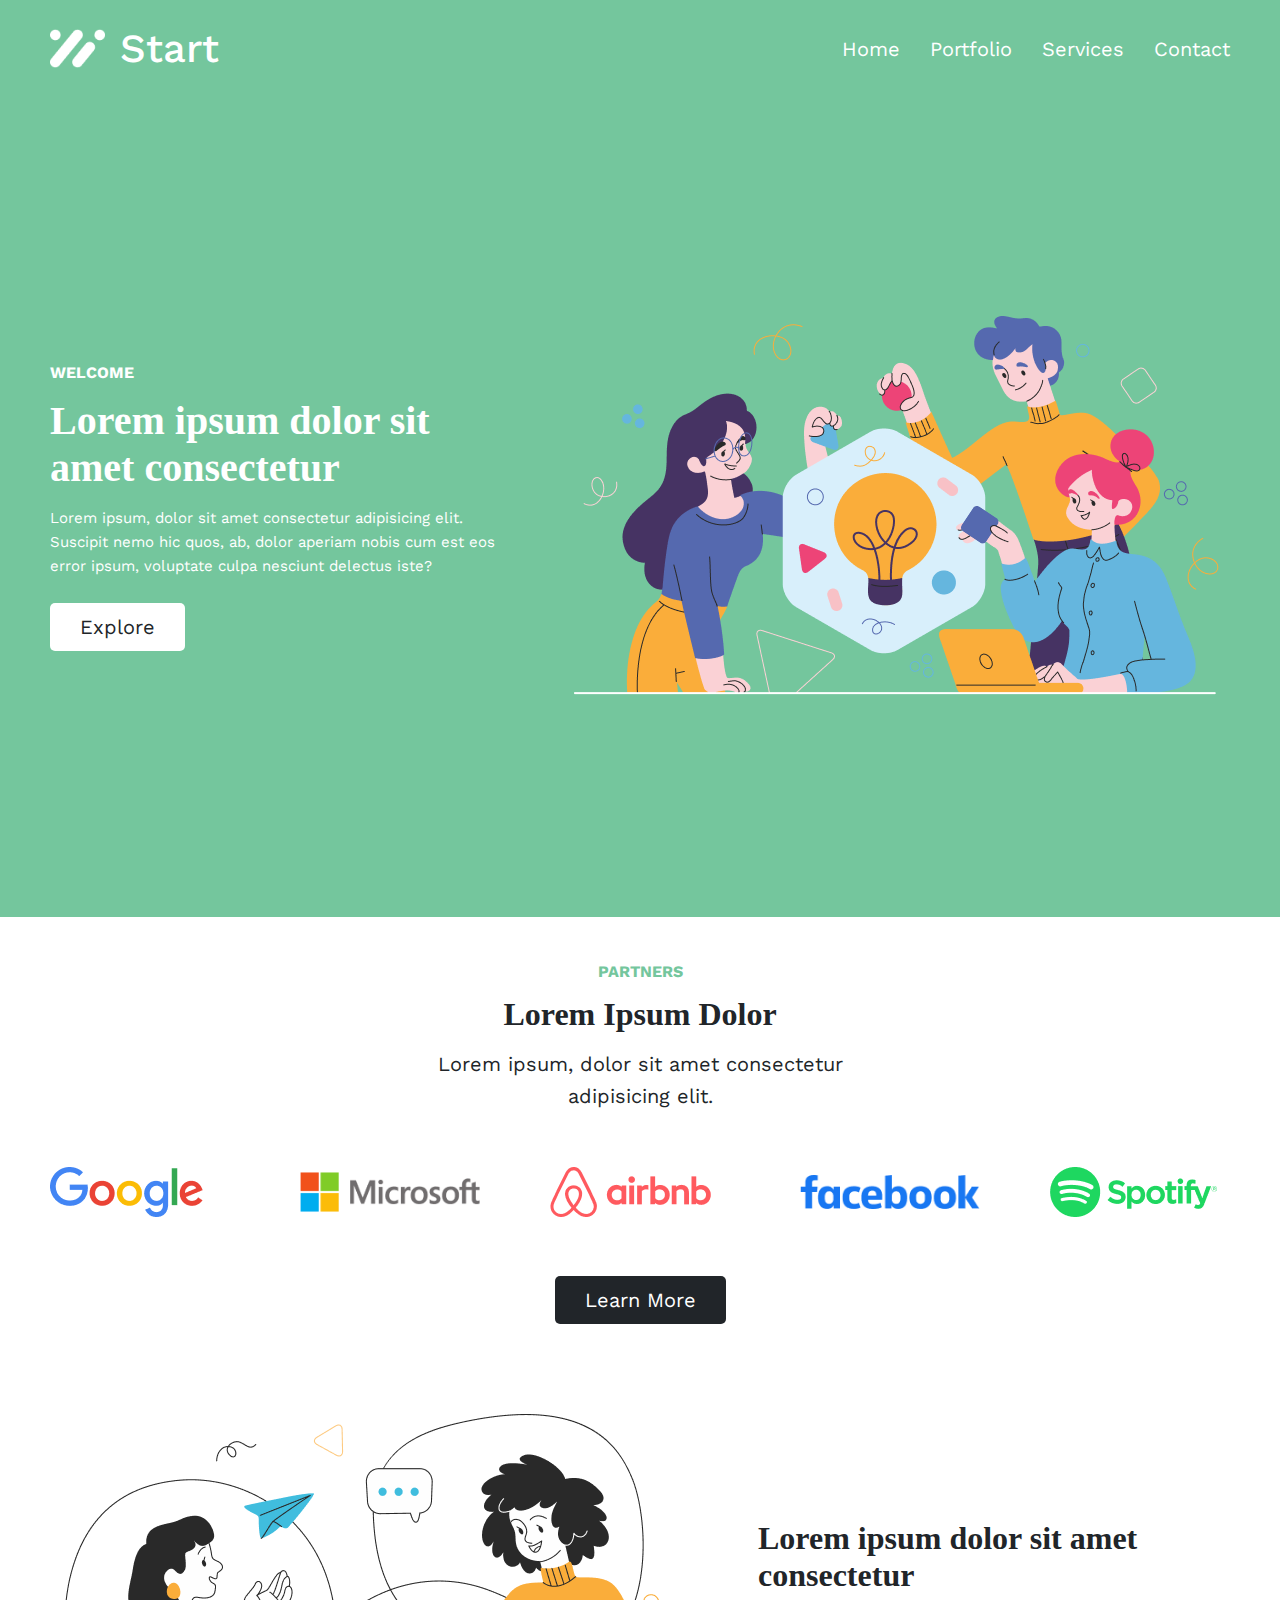
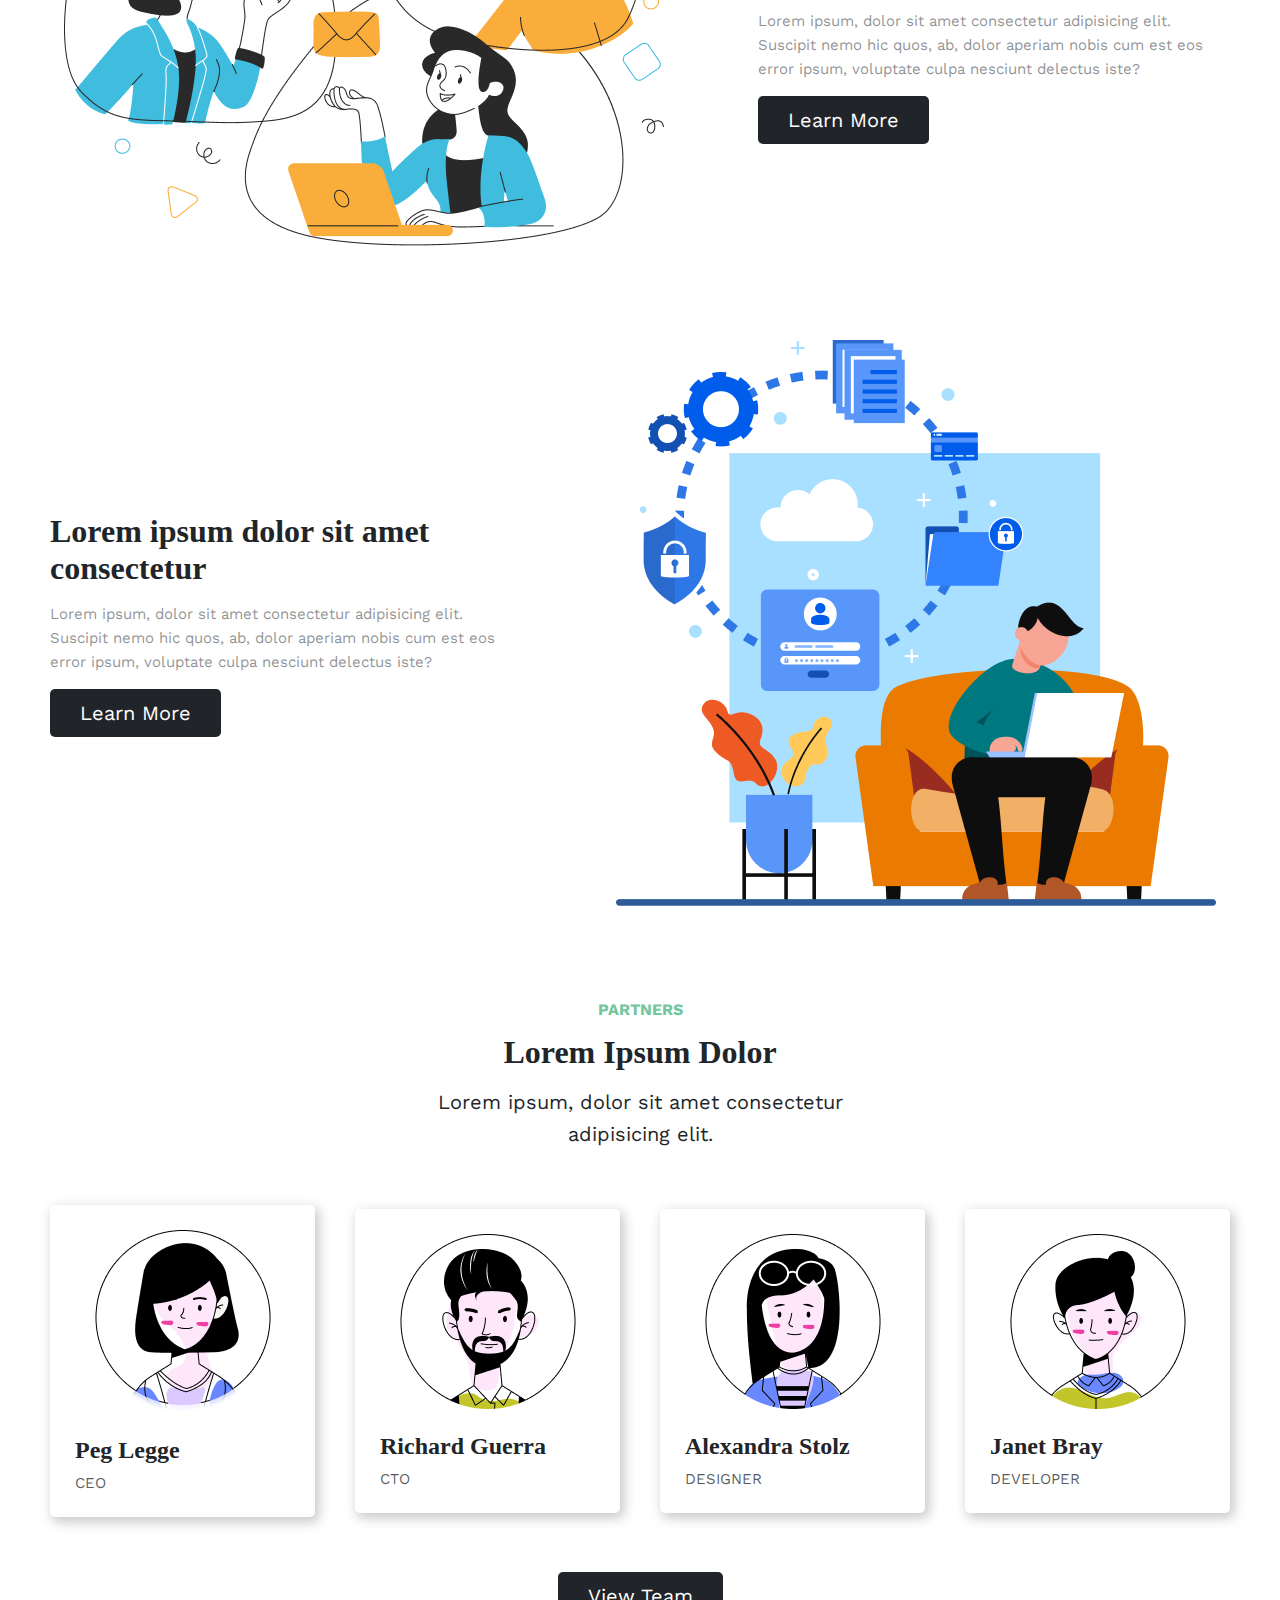
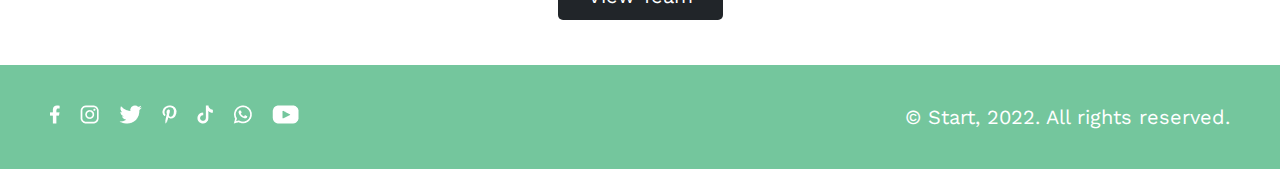
<file: index.html>
<!DOCTYPE html>
<html lang="en">
<head>
    <meta charset="UTF-8">
    <meta name="viewport" content="width=device-width, initial-scale=1.0">
    <title>Start</title>
    <link rel="preconnect" href="https://fonts.googleapis.com">
    <link rel="preconnect" href="https://fonts.gstatic.com" crossorigin>
    <link href="https://fonts.googleapis.com/css2?family=Crimson+Text:ital,wght@0,400;0,600;0,700;1,400;1,600;1,700&family=Work+Sans:ital,wght@0,100..900;1,100..900&display=swap" rel="stylesheet">
    <link rel="stylesheet" href="assets/styles/nav-footer.css">
    <link rel="stylesheet" href="assets/styles/main.css">
</head>
<body>
    <header>
        <div class="container">
            <div class="logo i-flex"><img src="assets/icons/logo.webp" width="55" alt="Logo Icon"><a  href="index.html">Start</a></div>
            <nav>
                <img src="assets/icons/menu.webp" alt="Menu Icon" id="menu-icon" class="menu-icon">
                <ul id="menu">
                    <li><a href="index.html">Home</a></li>
                    <li><a href="portfolio.html">Portfolio</a></li>
                    <li><a href="services.html">Services</a></li>
                    <li><a href="contact-us.html">Contact</a></li>
                </ul>
            </nav>
        </div>
    </header>
    <main>
        <section class="hero similar-section-one ">
            <div class="container row grid">
                <article class="info col flex">
                    <span class="subtitle">WELCOME</span>
                    <h1 class="title">Lorem ipsum dolor sit amet consectetur </h1>
                    <p class="description">Lorem ipsum, dolor sit amet consectetur adipisicing elit. Suscipit nemo hic quos, ab, dolor aperiam nobis cum est eos error ipsum, voluptate culpa nesciunt delectus iste?</p>
                    <a href="#" class="link-btn">Explore</a>
                </article>
                <div class="image col"><img src="assets/images/hero.webp" alt="Hero Image"></div>
            </div>
        </section>
        <section class="partners similar-section-two">
            <div class="container row flex">
                <div class="info  flex">
                    <span class="subtitle">PARTNERS</span>
                    <h2 class="title">Lorem Ipsum Dolor</h2>
                    <p class="special-description">Lorem ipsum, dolor sit amet consectetur adipisicing elit.</p>
                </div>
                <div class="parteners-list  grid">
                    <a href="#"><img src="assets/images/google.webp" alt="Google Image"></a>
                    <a href="#"><img src="assets/images/microsoft.webp" alt="Microsoft Image"></a>
                    <a href="#"><img src="assets/images/airbnb.webp" alt="Airbnb Image"></a>
                    <a href="#"><img src="assets/images/facebook.webp" alt="Facebook Image"></a>
                    <a href="#"><img src="assets/images/spotify.webp" alt="Spotify Image"></a>
                </div>
                <a href="#" class="link-btn">Learn More</a>
            </div>
        </section>
        <section class="communication similar-section-one ">
            <div class="container row grid">
                <div class="image col"><img src="assets/images/communication.webp" alt="Communication Image"></div>
                <article class="info col flex">
                    <h2 class="title">Lorem ipsum dolor sit amet consectetur </h2>
                    <p class="description">Lorem ipsum, dolor sit amet consectetur adipisicing elit. Suscipit nemo hic quos, ab, dolor aperiam nobis cum est eos error ipsum, voluptate culpa nesciunt delectus iste?</p>
                    <a href="#" class="link-btn">Learn More</a>
                </article>
            </div>
        </section>
        <section class="analyze similar-section-one">
            <div class="container row grid">
                <article class="info col flex">
                    <h2 class="title">Lorem ipsum dolor sit amet consectetur </h2>
                    <p class="description">Lorem ipsum, dolor sit amet consectetur adipisicing elit. Suscipit nemo hic quos, ab, dolor aperiam nobis cum est eos error ipsum, voluptate culpa nesciunt delectus iste?</p>
                    <a href="#" class="link-btn">Learn More</a>
                </article>
                <div class="image col"><img src="assets/images/man-analyze.webp" alt="Communication Image"></div>
            </div>
        </section>
        <section class="our-team similar-section-two">
            <div class="container row flex">
                <div class="info  flex">
                    <span class="subtitle">PARTNERS</span>
                    <h2 class="title">Lorem Ipsum Dolor</h2>
                    <p class="special-description">Lorem ipsum, dolor sit amet consectetur adipisicing elit.</p>
                </div>
                <div class="our-team-list  row grid ">
                    <div class="person flex-column col">
                        <div class="person-image"><img src="assets/images/person-1.webp" alt="Person Image"></div>
                        <div class="person-details">
                        <h3 class="subtitle">Peg Legge</h3>
                        <span>CEO</span>
                        </div>
                    </div>
                    <div class="person flex-column col">
                        <div class="person-image"><img src="assets/images/person-2.webp" alt="Person Image"></div>
                        <div class="person-details">
                        <h3 class="subtitle">Richard Guerra</h3>
                        <span>CTO</span>
                        </div>
                    </div>
                    <div class="person flex-column col">
                        <div class="person-image"><img src="assets/images/person-3.webp" alt="Person Image"></div>
                        <div class="person-details">
                        <h3 class="subtitle">Alexandra Stolz</h3>
                        <span>DESIGNER</span>
                        </div>
                    </div>
                    <div class="person flex-column col">
                        <div class="person-image"><img src="assets/images/person-4.webp" alt="Person Image"></div>
                        <div class="person-details">
                        <h3 class="subtitle">Janet Bray</h3>
                        <span>DEVELOPER</span>
                        </div>
                    </div>
                </div>
                <a href="#" class="link-btn">View Team</a>
            </div>
        </section>
    </main>
    <footer>
        <div class="container flex">
            <div class="social-links flex">
                <a href="#"><img src="assets/icons/facebook.webp" alt="Facebook Icon"></a>
                <a href="#"><img src="assets/icons/instagram.webp" alt="Instagram Icon"></a>
                <a href="#"><img src="assets/icons/twitter.webp" alt="Twitter Icon"></a>
                <a href="#"><img src="assets/icons/pinterest.webp" alt="Pinterest Icon"></a>
                <a href="#"><img src="assets/icons/tiktok.webp" alt="Tiktok Icon"></a>
                <a href="#"><img src="assets/icons/whatsapp.webp" alt="Whatsapp Icon"></a>
                <a href="#"><img src="assets/icons/youtube.webp" alt="Youtube Icon"></a>
            </div>
            <p class="copyright">&copy; Start, 2022. All rights reserved.</p>
        </div>
    </footer>
    <script src="assets/scripts/main.js"></script>
</body>
</html>
</file>
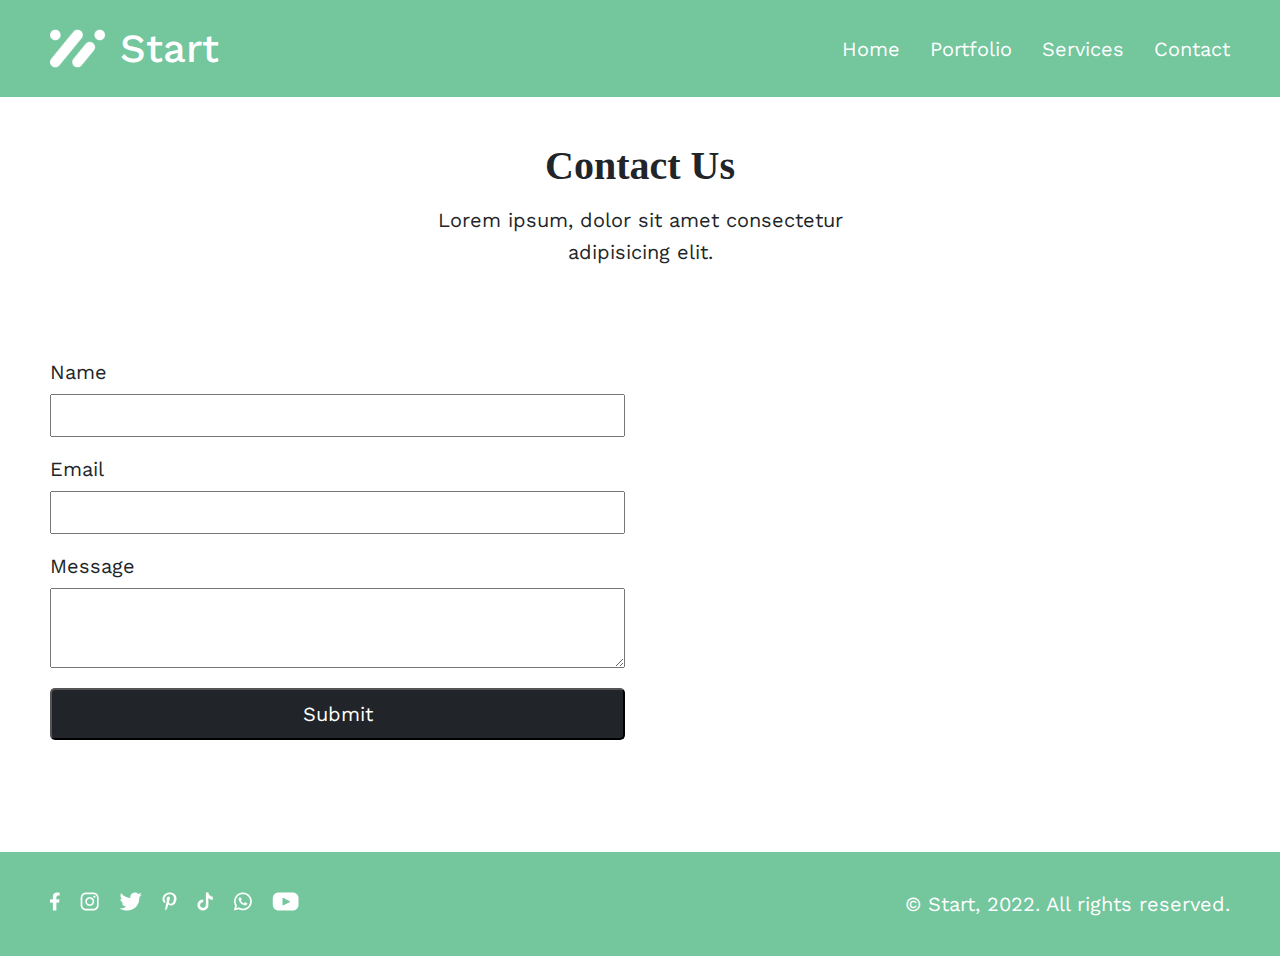
<file: contact-us.html>
<!DOCTYPE html>
<html lang="en">
<head>
    <meta charset="UTF-8">
    <meta name="viewport" content="width=device-width, initial-scale=1.0">
    <title>Contact Us</title>
    <link rel="preconnect" href="https://fonts.googleapis.com">
    <link rel="preconnect" href="https://fonts.gstatic.com" crossorigin>
    <link href="https://fonts.googleapis.com/css2?family=Crimson+Text:ital,wght@0,400;0,600;0,700;1,400;1,600;1,700&family=Work+Sans:ital,wght@0,100..900;1,100..900&display=swap" rel="stylesheet">
    <link rel="stylesheet" href="assets/styles/nav-footer.css">
    <link rel="stylesheet" href="assets/styles/contact-us.css">
</head>
<body>
    <header>
        <div class="container">
            <div class="logo i-flex"><img src="assets/icons/logo.webp" width="55" alt="Logo Icon"><a  href="index.html">Start</a></div>
            <nav>
                <img src="assets/icons/menu.webp" alt="Menu Icon" id="menu-icon" class="menu-icon">
                <ul id="menu">
                    <li><a href="index.html">Home</a></li>
                    <li><a href="portfolio.html">Portfolio</a></li>
                    <li><a href="services.html">Services</a></li>
                    <li><a href="contact-us.html">Contact</a></li>
                </ul>
            </nav>
        </div>
    </header>
    <main>
        <section class="contact-us">
            <div class="container row flex flex-column">
                <div class="info row flex flex-column">
                    <h1 class="title">Contact Us</h1>
                    <p class="special-description">Lorem ipsum, dolor sit amet consectetur adipisicing elit.</p>
                </div>
                <div class="component row grid">
                    <div class="form-box">
                        <form class="flex">
                            <div class="name-field">
                                <label for="name">Name</label>
                                <input type="text" id="name" name="name">
                            </div>
                            <div class="email-field">
                                <label for="email">Email</label>
                                <input type="email" id="email" name="email">
                            </div>
                            <div class="message-field">
                                <label for="message">Message</label>
                                <textarea name="message" id="message"></textarea>
                            </div>
                            <input type="submit" value="Submit" class="submit-btn">
                        </form>
                    </div>
                    <div class="map">
                        <iframe  src="https://www.google.com/maps/embed?pb=!1m18!1m12!1m3!1d191857.60467090734!2d-96.23442481611669!3d41.29199950509207!2m3!1f0!2f0!3f0!3m2!1i1024!2i768!4f13.1!3m3!1m2!1s0x87938dc8b50cfced%3A0x46424d4fae37b604!2sOmaha%2C%20NE%2C%20USA!5e0!3m2!1sen!2seg!4v1738153064917!5m2!1sen!2seg" width="600" height="450" style="border:0;" allowfullscreen="" loading="lazy" referrerpolicy="no-referrer-when-downgrade"></iframe>
                    </div>
                </div>
            </div>
        </section>
    </main>
    <footer>
        <div class="container flex">
            <div class="social-links flex">
                <a href="#"><img src="assets/icons/facebook.webp" alt="Facebook Icon"></a>
                <a href="#"><img src="assets/icons/instagram.webp" alt="Instagram Icon"></a>
                <a href="#"><img src="assets/icons/twitter.webp" alt="Twitter Icon"></a>
                <a href="#"><img src="assets/icons/pinterest.webp" alt="Pinterest Icon"></a>
                <a href="#"><img src="assets/icons/tiktok.webp" alt="Tiktok Icon"></a>
                <a href="#"><img src="assets/icons/whatsapp.webp" alt="Whatsapp Icon"></a>
                <a href="#"><img src="assets/icons/youtube.webp" alt="Youtube Icon"></a>
            </div>
            <p class="copyright">&copy; Start, 2022. All rights reserved.</p>
        </div>
    </footer>
    <script src="assets/scripts/main.js"></script>
</body>
</html>
</file>
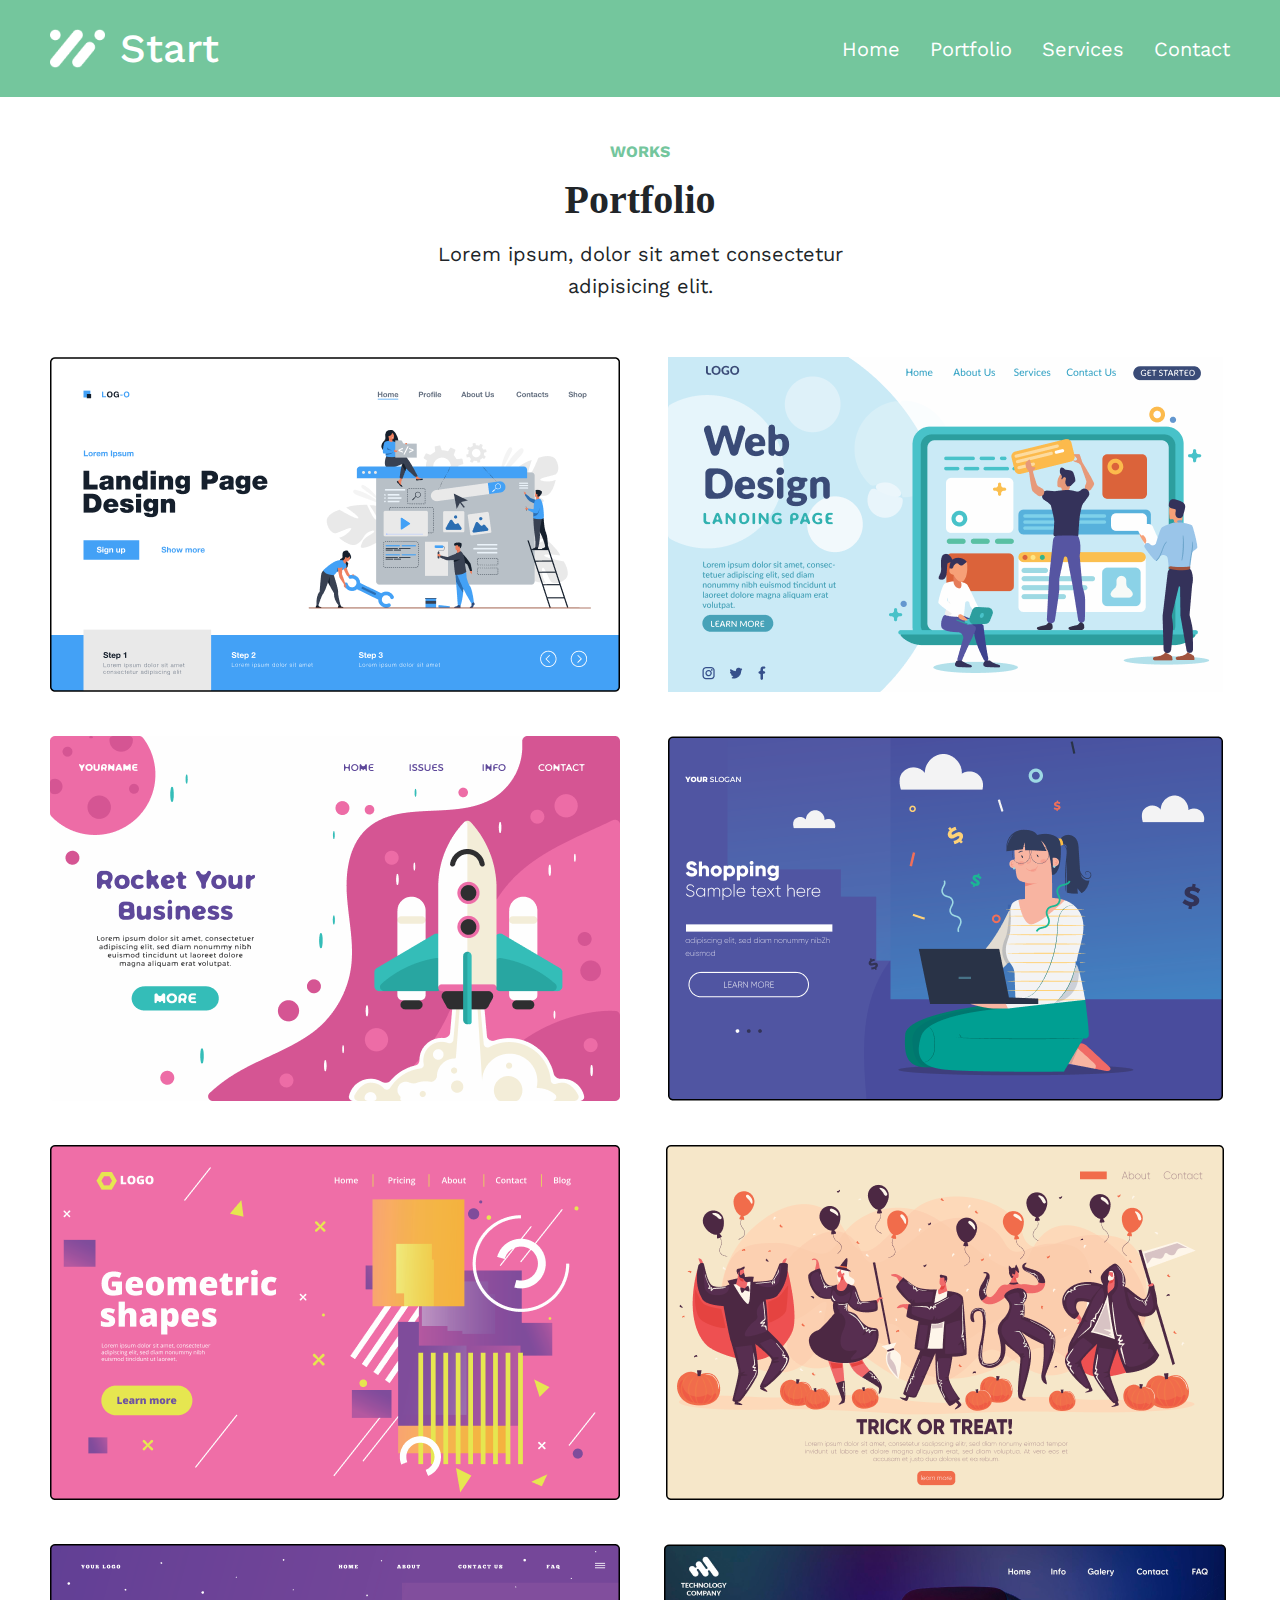
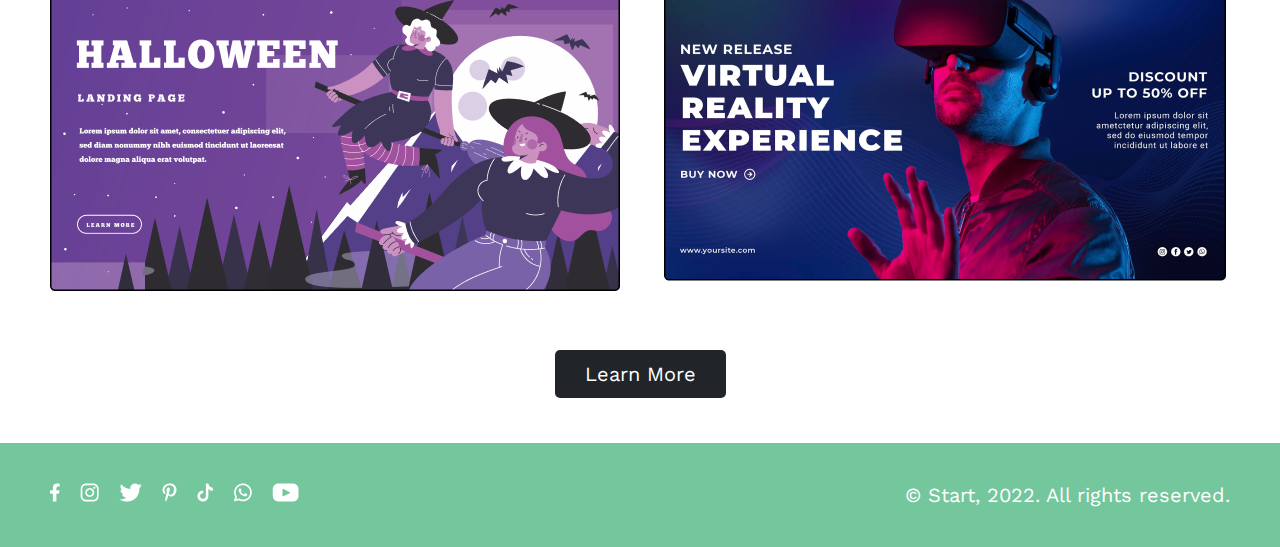
<file: portfolio.html>
<!DOCTYPE html>
<html lang="en">
<head>
    <meta charset="UTF-8">
    <meta name="viewport" content="width=device-width, initial-scale=1.0">
    <title>Portfolio</title>
    <link rel="preconnect" href="https://fonts.googleapis.com">
    <link rel="preconnect" href="https://fonts.gstatic.com" crossorigin>
    <link href="https://fonts.googleapis.com/css2?family=Crimson+Text:ital,wght@0,400;0,600;0,700;1,400;1,600;1,700&family=Work+Sans:ital,wght@0,100..900;1,100..900&display=swap" rel="stylesheet">
    <link rel="stylesheet" href="assets/styles/nav-footer.css">
    <link rel="stylesheet" href="assets/styles/portfolio.css">
</head>
<body>
    <header>
        <div class="container">
            <div class="logo i-flex"><img src="assets/icons/logo.webp" width="55" alt="Logo Icon"><a  href="index.html">Start</a></div>
            <nav>
                <img src="assets/icons/menu.webp" alt="Menu Icon" id="menu-icon" class="menu-icon">
                <ul id="menu">
                    <li><a href="index.html">Home</a></li>
                    <li><a href="portfolio.html">Portfolio</a></li>
                    <li><a href="services.html">Services</a></li>
                    <li><a href="contact-us.html">Contact</a></li>
                </ul>
            </nav>
        </div>
    </header>
    <main>
        <section class="our-works">
            <div class="container row flex">
                <div class="info row flex">
                    <span class="subtitle">WORKS</span>
                    <h1 class="title">Portfolio</h1>
                    <p class="special-description">Lorem ipsum, dolor sit amet consectetur adipisicing elit.</p>
                </div>
                <div class="works-list row grid">
                    <a href="#" class="work-item col"><img src="assets/images/work-1.webp" alt="LOG-O Website Image"></a>
                    <a href="#" class="work-item col"><img src="assets/images/work-2.webp" alt="LOGO Website Image"></a>
                    <a href="#" class="work-item col"><img src="assets/images/work-3.webp" alt="YOURNAME Website Image"></a>
                    <a href="#" class="work-item col"><img src="assets/images/work-4.webp" alt="YOUR SLOGAN Website Image"></a>
                    <a href="#" class="work-item col"><img src="assets/images/work-5.webp" alt="LOGO Website Image"></a>
                    <a href="#" class="work-item col"><img src="assets/images/work-6.webp" alt="Trick Or Treat Website Image"></a>
                    <a href="#" class="work-item col"><img src="assets/images/work-7.webp" alt="HALLOWEEN Website Image"></a>
                    <a href="#" class="work-item col"><img src="assets/images/work-8.webp" alt="Tecnology Company Website Image"></a>
                </div>
                <a href="#" class="link-btn row">Learn More</a>
            </div>
        </section>
    </main>
    <footer>
        <div class="container flex">
            <div class="social-links flex">
                <a href="#"><img src="assets/icons/facebook.webp" alt="Facebook Icon"></a>
                <a href="#"><img src="assets/icons/instagram.webp" alt="Instagram Icon"></a>
                <a href="#"><img src="assets/icons/twitter.webp" alt="Twitter Icon"></a>
                <a href="#"><img src="assets/icons/pinterest.webp" alt="Pinterest Icon"></a>
                <a href="#"><img src="assets/icons/tiktok.webp" alt="Tiktok Icon"></a>
                <a href="#"><img src="assets/icons/whatsapp.webp" alt="Whatsapp Icon"></a>
                <a href="#"><img src="assets/icons/youtube.webp" alt="Youtube Icon"></a>
            </div>
            <p class="copyright">&copy; Start, 2022. All rights reserved.</p>
        </div>
    </footer>
    <script src="assets/scripts/main.js"></script>
</body>
</html>
</file>
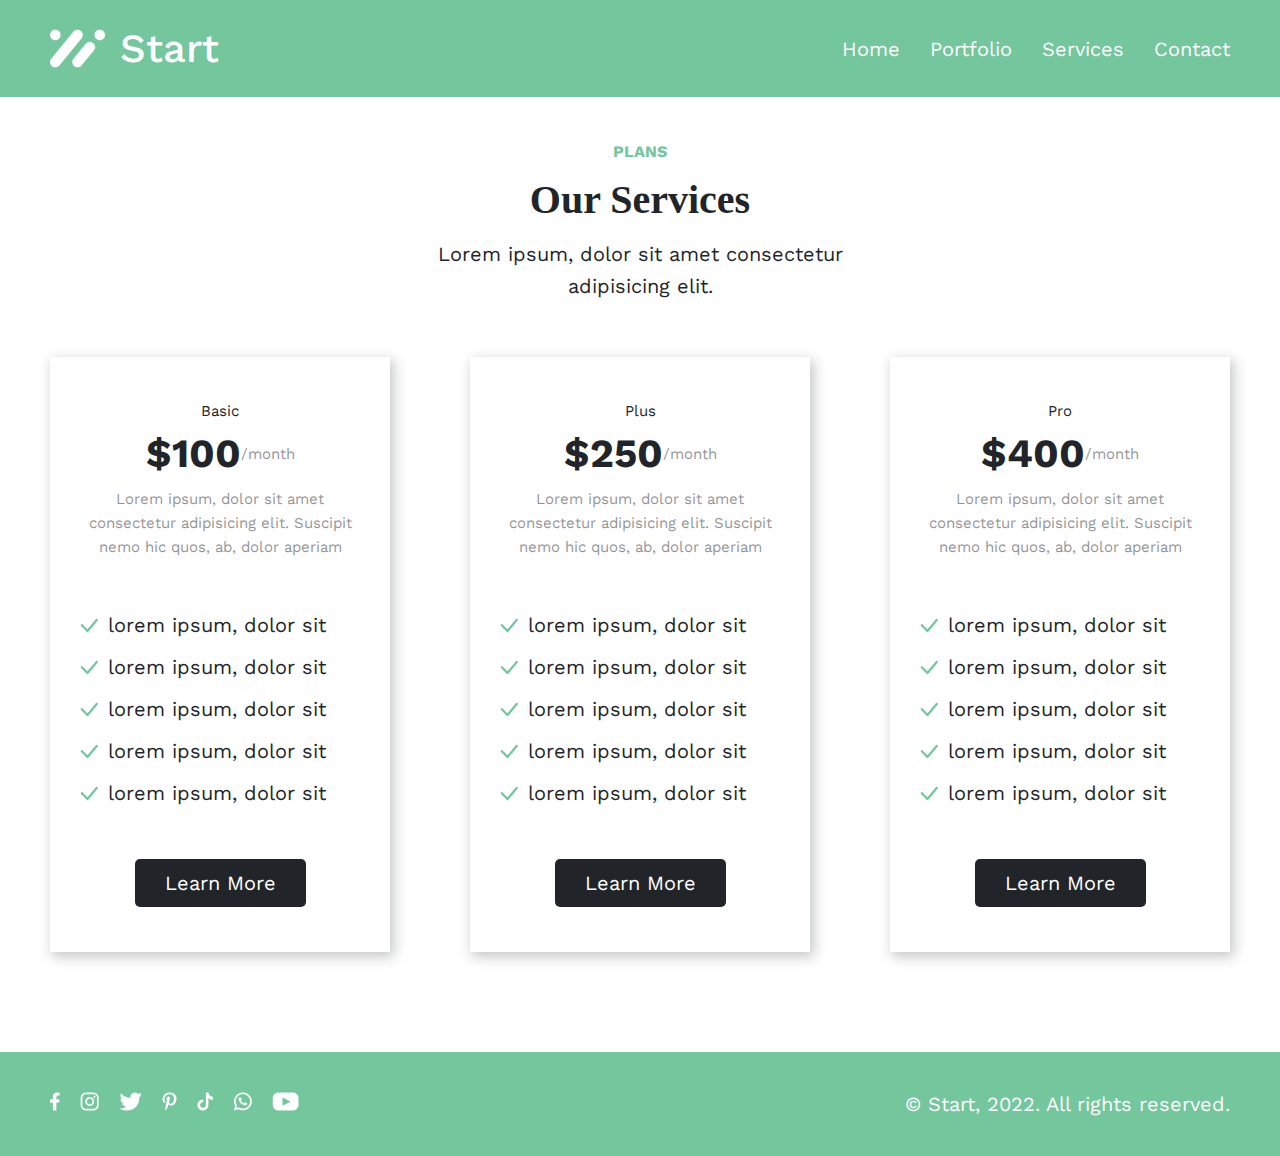
<file: services.html>
<!DOCTYPE html>
<html lang="en">
<head>
    <meta charset="UTF-8">
    <meta name="viewport" content="width=device-width, initial-scale=1.0">
    <title>Services</title>
    <link rel="preconnect" href="https://fonts.googleapis.com">
    <link rel="preconnect" href="https://fonts.gstatic.com" crossorigin>
    <link href="https://fonts.googleapis.com/css2?family=Crimson+Text:ital,wght@0,400;0,600;0,700;1,400;1,600;1,700&family=Work+Sans:ital,wght@0,100..900;1,100..900&display=swap" rel="stylesheet">
    <link rel="stylesheet" href="assets/styles/nav-footer.css">
    <link rel="stylesheet" href="assets/styles/services.css">
</head>
<body>
    <header>
        <div class="container">
            <div class="logo i-flex"><img src="assets/icons/logo.webp" width="55" alt="Logo Icon"><a  href="index.html">Start</a></div>
            <nav>
                <img src="assets/icons/menu.webp" alt="Menu Icon" id="menu-icon" class="menu-icon">
                <ul id="menu">
                    <li><a href="index.html">Home</a></li>
                    <li><a href="portfolio.html">Portfolio</a></li>
                    <li><a href="services.html">Services</a></li>
                    <li><a href="contact-us.html">Contact</a></li>
                </ul>
            </nav>
        </div>
    </header>
    <main>
        <section class="our-services">
            <div class="container row flex flex-column">
                <div class="info row flex flex-column">
                    <span class="subtitle">PLANS</span>
                    <h1 class="title">Our Services</h1>
                    <p class="special-description">Lorem ipsum, dolor sit amet consectetur adipisicing elit.</p>
                </div>
                <div class="services-list row grid">
                    <div class="service flex flex-column">
                        <div class="service-details row flex flex-column">
                            <span class="type">Basic</span>
                            <div class="price">
                                <strong>$100</strong>
                                <span class="per-month">/month</span>
                            </div>
                            <p class="description">Lorem ipsum, dolor sit amet consectetur adipisicing elit. Suscipit nemo hic quos, ab, dolor aperiam</p>
                        </div>
                        <div class="features flex row">
                            <div class="feature flex">
                                <img src="assets/icons/true.webp" alt="True Icon">
                                <p class="special-description">lorem ipsum, dolor sit</p>
                            </div>
                            <div class="feature flex">
                                <img src="assets/icons/true.webp" alt="True Icon">
                                <p class="special-description">lorem ipsum, dolor sit</p>
                            </div>
                            <div class="feature flex">
                                <img src="assets/icons/true.webp" alt="True Icon">
                                <p class="special-description">lorem ipsum, dolor sit</p>
                            </div>
                            <div class="feature flex">
                                <img src="assets/icons/true.webp" alt="True Icon">
                                <p class="special-description">lorem ipsum, dolor sit</p>
                            </div>
                            <div class="feature flex">
                                <img src="assets/icons/true.webp" alt="True Icon">
                                <p class="special-description">lorem ipsum, dolor sit</p>
                            </div>
                        </div>
                        <a href="#" class="link-btn row">Learn More</a>
                    </div>
                    <div class="service flex flex-column">
                        <div class="service-details row flex flex-column">
                            <span class="type">Plus</span>
                            <div class="price">
                                <strong>$250</strong>
                                <span class="per-month">/month</span>
                            </div>
                            <p class="description">Lorem ipsum, dolor sit amet consectetur adipisicing elit. Suscipit nemo hic quos, ab, dolor aperiam</p>
                        </div>
                        <div class="features flex row">
                            <div class="feature flex">
                                <img src="assets/icons/true.webp" alt="True Icon">
                                <p class="special-description">lorem ipsum, dolor sit</p>
                            </div>
                            <div class="feature flex">
                                <img src="assets/icons/true.webp" alt="True Icon">
                                <p class="special-description">lorem ipsum, dolor sit</p>
                            </div>
                            <div class="feature flex">
                                <img src="assets/icons/true.webp" alt="True Icon">
                                <p class="special-description">lorem ipsum, dolor sit</p>
                            </div>
                            <div class="feature flex">
                                <img src="assets/icons/true.webp" alt="True Icon">
                                <p class="special-description">lorem ipsum, dolor sit</p>
                            </div>
                            <div class="feature flex">
                                <img src="assets/icons/true.webp" alt="True Icon">
                                <p class="special-description">lorem ipsum, dolor sit</p>
                            </div>
                        </div>
                        <a href="#" class="link-btn row">Learn More</a>
                    </div>
                    <div class="service flex flex-column">
                        <div class="service-details row flex flex-column">
                            <span class="type">Pro</span>
                            <div class="price">
                                <strong>$400</strong>
                                <span class="per-month">/month</span>
                            </div>
                            <p class="description">Lorem ipsum, dolor sit amet consectetur adipisicing elit. Suscipit nemo hic quos, ab, dolor aperiam</p>
                        </div>
                        <div class="features flex row">
                            <div class="feature flex">
                                <img src="assets/icons/true.webp" alt="True Icon">
                                <p class="special-description">lorem ipsum, dolor sit</p>
                            </div>
                            <div class="feature flex">
                                <img src="assets/icons/true.webp" alt="True Icon">
                                <p class="special-description">lorem ipsum, dolor sit</p>
                            </div>
                            <div class="feature flex">
                                <img src="assets/icons/true.webp" alt="True Icon">
                                <p class="special-description">lorem ipsum, dolor sit</p>
                            </div>
                            <div class="feature flex">
                                <img src="assets/icons/true.webp" alt="True Icon">
                                <p class="special-description">lorem ipsum, dolor sit</p>
                            </div>
                            <div class="feature flex">
                                <img src="assets/icons/true.webp" alt="True Icon">
                                <p class="special-description">lorem ipsum, dolor sit</p>
                            </div>
                        </div>
                        <a href="#" class="link-btn row">Learn More</a>
                    </div>
                </div>
            </div>
        </section>
    </main>
    <footer>
        <div class="container flex">
            <div class="social-links flex">
                <a href="#"><img src="assets/icons/facebook.webp" alt="Facebook Icon"></a>
                <a href="#"><img src="assets/icons/instagram.webp" alt="Instagram Icon"></a>
                <a href="#"><img src="assets/icons/twitter.webp" alt="Twitter Icon"></a>
                <a href="#"><img src="assets/icons/pinterest.webp" alt="Pinterest Icon"></a>
                <a href="#"><img src="assets/icons/tiktok.webp" alt="Tiktok Icon"></a>
                <a href="#"><img src="assets/icons/whatsapp.webp" alt="Whatsapp Icon"></a>
                <a href="#"><img src="assets/icons/youtube.webp" alt="Youtube Icon"></a>
            </div>
            <p class="copyright">&copy; Start, 2022. All rights reserved.</p>
        </div>
    </footer>
    <script src="assets/scripts/main.js"></script>
</body>
</html>
</file>
<file: assets/styles/nav-footer.css>
*{
    margin: 0;
    padding: 0;
    box-sizing: border-box;
}
:root{
    --green-color-100:#74c69d;
    --white-color-100:#ffffff;
    --dark-color-75:rgba(33, 37, 41, 0.75);
    --ff-work-sans:  "Work Sans", serif;
    --fs-40px:40px;
    --fs-30px:30px;
    --fs-20px:20px;
    --fw-700:700;
    --fw-500:500;
    --fw-400:400;
}
html{
    scroll-behavior: smooth;
}
body{
    font-weight: var(--fw-400);
}
.container{
    margin: auto;
    width: min(1180px, 100% - 40px);
}
ul{
    list-style: none;
}
a{
    font: inherit;
    color: inherit;
    text-decoration: none;
}
img{
    max-width: 100%;
}
/* Utitlity Classes */
.flex{
    display: flex;
}
.i-flex{
    display: inline-flex;
    align-items: center;
    gap: 15px;
}
/* Component */
header{
    position: sticky;
    top: 0;
    z-index: 10;
    padding: 25px 0;
    background-color: var(--green-color-100);
}
header .container{
    display: flex;
    align-items: center;
    justify-content: space-between;
    font-family: var(--ff-work-sans);
}
header .container .logo a{
    font-size: clamp(var(--fs-30px) ,5vw ,var(--fs-40px));
    font-weight: var(--fw-500);
    color: var(--white-color-100);
}
header .container nav ul li a{
    font-size: var(--fs-20px);
    color: var(--white-color-100);
}
@media (max-width:991px) {
    header .container nav ul{
        position: fixed;
        top: 100px;
        right: -100%;
        z-index: 9;
        max-width: 250px;
        width: 60%;
        padding: 15px;
        border-radius: 15px;
        background-color:var(--dark-color-75);
        transition: all 200ms ease;
    }
    header .container nav .menu-icon{
        cursor: pointer;
    }
    header .container nav ul.menu{
        right: 20px;
    }
    header .container nav ul li a{
        display: block;
        margin: 10px;
        text-align: center;
    }
} 
@media (min-width:992px) {
    header .container nav .menu-icon{
        display: none;
    }
    header .container nav ul{
        display: flex;
        align-items: center;
        gap: 30px;
    }
}
footer{
    padding: 40px 0;
    background-color: var(--green-color-100);
}
footer .container{
    flex-wrap: wrap;
    align-items: center;
    font-family: var(--ff-work-sans);
    font-size: clamp(var(--fs-20px) - 6px ,5vw ,var(--fs-20px));
    color: var(--white-color-100);
}
footer .container .social-links{
    flex-wrap: wrap;
    align-items: center;
    justify-content: center;
    gap: 20px;
}
@media (max-width:991px) {
    footer .container{
        justify-content: center;
        gap:20px 120px;
    }
}
@media (min-width:992px) {
    footer .container{
        justify-content: space-between;
    }
}
</file>
<file: assets/styles/main.css>
*{
    margin: 0;
    padding: 0;
    box-sizing: border-box;
}
:root{
    --green-color-100:#74c69d;
    --green-color-75:rgba(116, 198, 157, 0.75);
    --green-color-50:rgba(116, 198, 157, 0.50);
    --green-color-25:rgba(116, 198, 157, 0.25);
    --dark-color-100:#212529;
    --dark-color-75:rgba(33, 37, 41, 0.75);
    --dark-color-50:rgba(33, 37, 41, 0.50);
    --dark-color-25:rgba(33, 37, 41, 0.25);
    --white-color-100:#ffffff;
    --white-color-75:rgba(255, 255, 255, 0.75);
    --white-color-50:rgba(255, 255, 255, 0.50);
    --white-color-25:rgba(255, 255, 255, 0.25);
    --ff-crimson-text:  "Crimson Text", serif;
    --ff-work-sans:  "Work Sans", serif;
    --fs-40px:40px;
    --fs-32px:32px;
    --fs-28px:28px;
    --fs-24px:24px;
    --fs-20px:20px;
    --fs-16px:16px;
    --fs-15px:15px;
    --fw-700:700;
    --fw-400:400;
    --main-section-padding: 45px 0;
}
html{
    scroll-behavior: smooth;
}
body{
    font-weight: var(--fw-400);
    background-color: var(--white-color-100);
}
.container{
    width: min(1180px, 100% - 40px);
    margin: auto;
}
ul{
    list-style: none;
}
a{
    font: inherit;
    color: inherit;
    text-decoration: none;
}
input,
button,
textarea{
    font: inherit;
    color: inherit;
    border: none;
    outline: none;
}
img{
    max-width: 100%;
}
/* Utility Classes */
.grid{
    display: grid;
}
.flex{
    display: flex;
}
.flex-column{
    flex-direction: column;
    align-items: center;
}
.i-flex{
    display: inline-flex;
    align-items: center;
}
h1.title{
    font-size:clamp(var(--fs-28px) ,5vw, var(--fs-40px));
    font-weight: var(--fw-700);
    color: var(--dark-color-100);
}
h2.title{
    font-size:clamp(var(--fs-24px) ,5vw, var(--fs-32px));
    font-weight: var(--fw-700);
    color: var(--dark-color-100);
}
h3.title{
    font-size: var(--fs-28px);
    font-weight: var(--fw-700);
    color: var(--dark-color-100);
}
h3.subtitle{
    font-size: var(--fs-24px);
    font-weight: var(--fw-700);
    color: var(--dark-color-100);
}
span.subtitle{
    font-family: var(--ff-work-sans);
    font-size: var(--fs-16px);
    font-weight: var(--fw-700);
    color: var(--green-color-100);
}
p.special-description{
    font-family: var(--ff-work-sans);
    font-size: var(--fs-20px);
    color: var(--dark-color-100);
    line-height: 1.6;
}
p.description{
    font-family: var(--ff-work-sans);
    font-size: var(--fs-15px);
    color: var(--dark-color-50);
    line-height: 1.6;
}
.link-btn{
    display: inline-flex;
    padding: 12px 30px;
    border-radius: 5px;
    font-family: var(--ff-work-sans);
    font-size: var(--fs-20px);
    background-color: var(--dark-color-100);
    color: var(--white-color-100);
}
/* Component */
section{
    padding: var(--main-section-padding);
}
.similar-section-one .container article.info{
    flex-direction: column;
    gap: 15px;
    align-items: start;
}
.similar-section-one .container .image{
    text-align: center;
}
.similar-section-two .container{
    flex-direction: column;
    align-items: center;
    gap: 55px;
}
.similar-section-two .container .info{
    flex-direction: column;
    text-align: center;
    gap: 15px;
    max-width: 450px;
    width: 100%;
}
.hero{
    background-color: var(--green-color-100);
}
.hero .container{
    gap: 30px 40px;
    min-height: calc(100vh - 170px);
}
.hero .container article.info h1,
.hero .container article.info p.description,
.hero .container article.info span.subtitle{
    color: var(--white-color-100);
}
.hero .container article.info .link-btn{
    margin-top: 10px;
    background-color: var(--white-color-100);
    color: var(--dark-color-100);
}
@media (min-width:992px) {
    .hero .container{
        grid-template-columns: 40% 1fr;
        align-items: center;
        justify-content: space-between;
    }
}
.partners .container .parteners-list{
    grid-template-columns: repeat(auto-fit, min(180px ,100%));
    justify-content: center;
    align-items: center;
    gap:30px 70px;
    width: 100%;
}
.communication .container{
    gap: 30px 80px;
}
@media (min-width:992px) {
    .communication .container{
        grid-template-columns: 1fr 40%;
        align-items: center;
        justify-content: space-between;
    }
}
.analyze .container{
    gap: 30px 80px;
}
@media (min-width:992px) {
    .analyze .container{
        grid-template-columns: 40% 1fr;
        align-items: center;
        justify-content: space-between;
    }
}
.our-team .container .our-team-list{
    grid-template-columns: repeat(auto-fit, min(265px ,100%));
    justify-content: center;
    align-items: center;
    gap: 40px;
    width: 100%;
}
.our-team .container .our-team-list .col{
    display: flex;
    gap: 20px;
    padding: 25px;
    border-radius: 5px;
    box-shadow: 3px 4px 12px 1px var(--dark-color-25);
    background-color: var(--white-color-100);
}
.our-team .container .our-team-list .col .person-details{
    display: flex;
    flex-direction: column;
    gap: 10px;
    width: 100%;
}
.our-team .container .our-team-list .col .person-details span{
    font-family: var(--ff-work-sans);
    font-size: var(--fs-15px);
    color: var(--dark-color-75);
}
</file>
<file: assets/styles/contact-us.css>
*{
    margin: 0;
    padding: 0;
    box-sizing: border-box;
}
:root{
    --green-color-100:#74c69d;
    --dark-color-100:#212529;
    --white-color-100:#ffffff;
    --ff-crimson-text:  "Crimson Text", serif;
    --ff-work-sans:  "Work Sans", serif;
    --fs-40px:40px;
    --fs-28px:28px;
    --fs-20px:20px;
    --fs-16px:16px;
    --fs-15px:15px;
    --fw-700:700;
    --fw-400:400;
    --main-section-padding: 45px 0 75px 0;
}
html{
    scroll-behavior: smooth;
}
body{
    font-weight: var(--fw-400);
    background-color: var(--white-color-100);
}
.container{
    width: min(1180px, 100% - 40px);
    margin: auto;
}
a{
    font: inherit;
    color: inherit;
    text-decoration: none;
}
input,
button,
textarea{
    font: inherit;
    color: inherit;
    /* border: none; */
    outline: none;
}
img{
    max-width: 100%;
}
/* Utility Classes */
.grid{
    display: grid;
}
.flex{
    display: flex;
}
.flex-column{
    flex-direction: column;
    align-items: center;
}
.i-flex{
    display: inline-flex;
    align-items: center;
}
h1.title{
    font-size:clamp(var(--fs-28px) ,5vw, var(--fs-40px));
    font-weight: var(--fw-700);
    color: var(--dark-color-100);
}
span.subtitle{
    font-family: var(--ff-work-sans);
    font-size: var(--fs-16px);
    font-weight: var(--fw-700);
    color: var(--green-color-100);
}
p.special-description{
    font-family: var(--ff-work-sans);
    font-size: var(--fs-20px);
    color: var(--dark-color-100);
    line-height: 1.6;
}
p.description{
    font-family: var(--ff-work-sans);
    font-size: var(--fs-15px);
    color: var(--dark-color-50);
    line-height: 1.6;
}
.submit-btn{
    display: inline-flex;
    padding: 12px 30px;
    border-radius: 5px;
    font-family: var(--ff-work-sans);
    font-size: var(--fs-20px);
    background-color: var(--dark-color-100);
    color: var(--white-color-100);
    cursor: pointer;
}
/* Component */
section{
    padding: var(--main-section-padding);
}
section .container{
    gap: 55px;
}
section .container .info{
    text-align: center;
    gap: 15px;
    max-width: 450px;
    width: 100%;
}
section .container .component{
    grid-template-columns: repeat(auto-fit, min(575px, 100%));
    justify-content: center;
    align-items: center;
    gap: 40px 30px;
    width: 100%;
}
section .container .component .form-box form{
    flex-direction: column;
    gap: 20px;
}
section .container .component .form-box form >div{
    display: flex;
    flex-direction: column;
    gap: 10px;
    font-family: var(--ff-work-sans);
    color: var(--dark-color-100);
}
section .container .component .form-box form >div label{
    font-size: var(--fs-20px);
}
section .container .component .form-box form >div input{
    padding: 10px;
}
section .container .component .form-box form >div textarea{
    padding: 10px;
    min-width:100%;
    max-width: 100%;
    max-height: 300px;
    min-height: 80px;
}
section .container .component .map iframe{
    width: 100%;
}
</file>
<file: assets/styles/portfolio.css>
*{
    margin: 0;
    padding: 0;
    box-sizing: border-box;
}
:root{
    --green-color-100:#74c69d;
    --dark-color-100:#212529;
    --white-color-100:#ffffff;
    --ff-crimson-text:  "Crimson Text", serif;
    --ff-work-sans:  "Work Sans", serif;
    --fs-40px:40px;
    --fs-28px:28px;
    --fs-20px:20px;
    --fs-16px:16px;
    --fw-700:700;
    --fw-400:400;
    --main-section-padding: 45px 0;
}
html{
    scroll-behavior: smooth;
}
body{
    font-weight: var(--fw-400);
    background-color: var(--white-color-100);
}
.container{
    width: min(1180px, 100% - 40px);
    margin: auto;
}
a{
    font: inherit;
    color: inherit;
    text-decoration: none;
}
img{
    max-width: 100%;
}
/* Utility Classes */
.grid{
    display: grid;
}
.flex{
    display: flex;
}
.flex-column{
    flex-direction: column;
    align-items: center;
}
h1.title{
    font-size:clamp(var(--fs-28px) ,5vw, var(--fs-40px));
    font-weight: var(--fw-700);
    color: var(--dark-color-100);
}
span.subtitle{
    font-family: var(--ff-work-sans);
    font-size: var(--fs-16px);
    font-weight: var(--fw-700);
    color: var(--green-color-100);
}
p.special-description{
    font-family: var(--ff-work-sans);
    font-size: var(--fs-20px);
    color: var(--dark-color-100);
    line-height: 1.6;
}
.link-btn{
    display: inline-flex;
    padding: 12px 30px;
    border-radius: 5px;
    font-family: var(--ff-work-sans);
    font-size: var(--fs-20px);
    background-color: var(--dark-color-100);
    color: var(--white-color-100);
}
/* Component */
section{
    padding: var(--main-section-padding);
}
section .container{
    flex-direction: column;
    align-items: center;
    gap: 55px;
}
section .container .info{
    flex-direction: column;
    text-align: center;
    gap: 15px;
    max-width: 450px;
    width: 100%;
}
section .container .works-list{
    grid-template-columns: repeat(auto-fit, min(570px, 100%));
    justify-content: center;
    gap: 40px 40px;
    width: 100%;
}
section .container .works-list .col{
    text-align: center;
}
</file>
<file: assets/styles/services.css>
*{
    margin: 0;
    padding: 0;
    box-sizing: border-box;
}
:root{
    --green-color-100:#74c69d;
    --dark-color-100:#212529;
    --dark-color-50:rgba(33, 37, 41, 0.50);
    --dark-color-25:rgba(33, 37, 41, 0.25);
    --white-color-100:#ffffff;
    --ff-crimson-text:  "Crimson Text", serif;
    --ff-work-sans:  "Work Sans", serif;
    --fs-40px:40px;
    --fs-28px:28px;
    --fs-20px:20px;
    --fs-16px:16px;
    --fs-15px:15px;
    --fw-700:700;
    --fw-400:400;
    --main-section-padding: 45px 0 100px  0;
}
html{
    scroll-behavior: smooth;
}
body{
    font-weight: var(--fw-400);
    background-color: var(--white-color-100);
}
.container{
    width: min(1180px, 100% - 40px);
    margin: auto;
}
a{
    font: inherit;
    color: inherit;
    text-decoration: none;
}
img{
    max-width: 100%;
}
/* Utility Classes */
.grid{
    display: grid;
}
.flex{
    display: flex;
}
.flex-column{
    flex-direction: column;
    align-items: center;
}
.i-flex{
    display: inline-flex;
    align-items: center;
}
h1.title{
    font-size:clamp(var(--fs-28px) ,5vw, var(--fs-40px));
    font-weight: var(--fw-700);
    color: var(--dark-color-100);
}
span.subtitle{
    font-family: var(--ff-work-sans);
    font-size: var(--fs-16px);
    font-weight: var(--fw-700);
    color: var(--green-color-100);
}
p.special-description{
    font-family: var(--ff-work-sans);
    font-size: var(--fs-20px);
    color: var(--dark-color-100);
    line-height: 1.6;
}
p.description{
    font-family: var(--ff-work-sans);
    font-size: var(--fs-15px);
    color: var(--dark-color-50);
    line-height: 1.6;
}
.link-btn{
    display: inline-flex;
    padding: 12px 30px;
    border-radius: 5px;
    font-family: var(--ff-work-sans);
    font-size: var(--fs-20px);
    background-color: var(--dark-color-100);
    color: var(--white-color-100);
}
/* Component */
section{
    padding: var(--main-section-padding);
}
section .container{
    gap: 55px;
}
section .container .info{
    text-align: center;
    gap: 15px;
    max-width: 450px;
    width: 100%;
}
section .container .services-list{
    grid-template-columns: repeat(auto-fit, min(340px, 100%));
    justify-content: center;
    gap: 40px 80px;
    width: 100%;
}
section .container .services-list .service{
    gap: 50px;
    padding: 45px 30px;
    box-shadow: 3px 4px 12px 1px var(--dark-color-25);
}
section .container .services-list .service .service-details{
    gap: 10px;
    text-align: center;
    font-family: var(--ff-work-sans);
    color: var(--dark-color-100);
}
section .container .services-list .service .service-details >span{
    font-size: var(--fs-15px);
}
section .container .services-list .service .service-details .price{
    display: flex;
    align-items: center;
}
section .container .services-list .service .service-details .price>strong{
    font-size: var(--fs-40px);
}
section .container .services-list .service .service-details .price>span{
    font-size: var(--fs-15px);
    color: var(--dark-color-50);
}
section .container .services-list .service .features{
    flex-direction: column;
    gap: 10px;
    width: 100%;
}
section .container .services-list .service .features .feature{
    align-items: center;
    gap: 10px;
}
</file>
